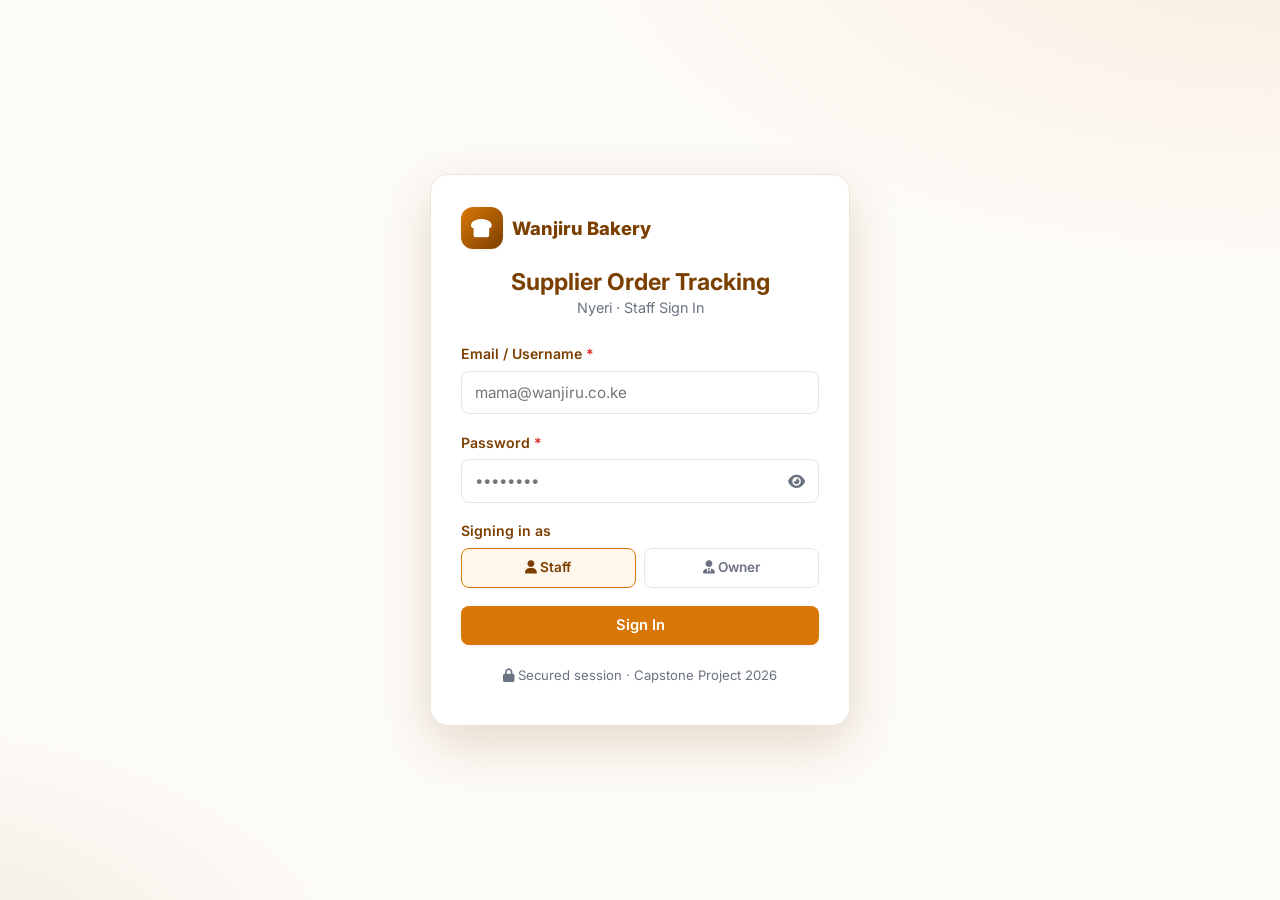
<file: public/index.html>
<!DOCTYPE html>
<html lang="en">
<head>
  <meta charset="UTF-8" />
  <meta name="viewport" content="width=device-width, initial-scale=1.0" />
  <title>Wanjiru Bakery — Staff Sign In</title>

  <!-- Google Fonts -->
  <link rel="preconnect" href="https://fonts.googleapis.com" />
  <link rel="preconnect" href="https://fonts.gstatic.com" crossorigin />
  <link href="https://fonts.googleapis.com/css2?family=Inter:wght@400;500;600;700;800&display=swap" rel="stylesheet" />

  <!-- FontAwesome -->
  <link rel="stylesheet" href="https://cdnjs.cloudflare.com/ajax/libs/font-awesome/6.5.1/css/all.min.css" />

  <link rel="stylesheet" href="css/style.css" />
  <link rel="stylesheet" href="css/responsive.css" />

  <!-- PWA -->
  <link rel="manifest" href="/manifest.json" />
  <meta name="theme-color" content="#7B3F00" />
  <meta name="mobile-web-app-capable" content="yes" />
  <meta name="apple-mobile-web-app-capable" content="yes" />
  <meta name="apple-mobile-web-app-status-bar-style" content="black-translucent" />
  <meta name="apple-mobile-web-app-title" content="Wanjiru Orders" />
  <link rel="apple-touch-icon" href="/icons/icon-192.png" />
</head>
<body>
  <div class="auth-wrapper">
    <div class="auth-card">
      <div class="brand">
        <span class="brand-logo"><i class="fa-solid fa-bread-slice"></i></span>
        <span>Wanjiru Bakery</span>
      </div>

      <div class="auth-header">
        <h1>Supplier Order Tracking</h1>
        <p>Nyeri · Staff Sign In</p>
      </div>

      <!-- Feedback banner -->
      <div id="authAlert" class="alert alert-danger is-hidden" role="alert">
        <i class="fa-solid fa-circle-exclamation alert-icon"></i>
        <span id="authAlertMsg"></span>
      </div>

      <form id="loginForm" novalidate>
        <div class="form-group">
          <label class="form-label" for="email">Email / Username <span class="req">*</span></label>
          <input type="text" id="email" name="email" class="form-control"
                 placeholder="mama@wanjiru.co.ke" autocomplete="username" />
          <div class="form-help">Please enter your email or username.</div>
        </div>

        <div class="form-group">
          <label class="form-label" for="password">Password <span class="req">*</span></label>
          <div class="password-wrap">
            <input type="password" id="password" name="password" class="form-control"
                   placeholder="••••••••" autocomplete="current-password" />
            <button type="button" class="password-toggle" id="togglePassword"
                    aria-label="Show password">
              <i class="fa-solid fa-eye"></i>
            </button>
          </div>
          <div class="form-help">Password is required.</div>
        </div>

        <div class="form-group">
          <label class="form-label">Signing in as</label>
          <div class="role-indicator">
            <div class="role-chip active" data-role="Staff"><i class="fa-solid fa-user"></i> Staff</div>
            <div class="role-chip" data-role="Owner"><i class="fa-solid fa-user-tie"></i> Owner</div>
          </div>
        </div>

        <button type="submit" class="btn btn-primary" id="loginBtn" style="width:100%;">
          <span id="loginBtnText">Sign In</span>
        </button>
      </form>

      <div class="auth-footer">
        <i class="fa-solid fa-lock"></i> Secured session · Capstone Project 2026
        <div class="mt-1">
          <button class="btn btn-secondary btn-sm" id="installBtn" style="display:none;">
            <i class="fa-solid fa-download"></i> Install App
          </button>
        </div>
      </div>
    </div>
  </div>

  <script src="js/api.js"></script>
  <script src="js/auth.js"></script>
  <script src="js/pwa.js"></script>
  <script>
    /* ---------- Role selector ---------- */
    let selectedRole = "Staff";
    document.querySelectorAll(".role-chip").forEach((chip) => {
      chip.addEventListener("click", () => {
        document.querySelectorAll(".role-chip").forEach((c) => c.classList.remove("active"));
        chip.classList.add("active");
        selectedRole = chip.dataset.role;
      });
    });

    /* ---------- Password show/hide ---------- */
    const togglePassword = document.getElementById("togglePassword");
    const passwordInput = document.getElementById("password");
    togglePassword.addEventListener("click", () => {
      const isPwd = passwordInput.type === "password";
      passwordInput.type = isPwd ? "text" : "password";
      togglePassword.innerHTML = isPwd
        ? '<i class="fa-solid fa-eye-slash"></i>'
        : '<i class="fa-solid fa-eye"></i>';
      togglePassword.setAttribute("aria-label", isPwd ? "Hide password" : "Show password");
    });

    /* ---------- Login handler ---------- */
    const form = document.getElementById("loginForm");
    const alertEl = document.getElementById("authAlert");
    const alertMsg = document.getElementById("authAlertMsg");
    const loginBtn = document.getElementById("loginBtn");
    const loginBtnText = document.getElementById("loginBtnText");

    function showAlert(msg) {
      alertMsg.textContent = msg;
      alertEl.classList.remove("is-hidden");
    }
    function hideAlert() {
      alertEl.classList.add("is-hidden");
    }

    form.addEventListener("submit", async (e) => {
      e.preventDefault();
      hideAlert();

      const email = document.getElementById("email").value.trim();
      const password = document.getElementById("password").value;

      let valid = true;
      const emailEl = document.getElementById("email");
      const pwdEl = document.getElementById("password");

      if (!email) { emailEl.classList.add("is-invalid"); valid = false; }
      else emailEl.classList.remove("is-invalid");

      if (!password) { pwdEl.classList.add("is-invalid"); valid = false; }
      else pwdEl.classList.remove("is-invalid");

      if (!valid) return;

      loginBtn.disabled = true;
      loginBtn.classList.add("is-loading");
      loginBtnText.innerHTML = '<span class="spinner"></span> Signing in…';

      try {
        const data = await AuthAPI.login({ email, password, role: selectedRole });
        Auth.setSession(data.token, data.user);
        window.location.href = "dashboard.html";
      } catch (err) {
        showAlert(err.message || "Unable to sign in. Check your credentials or try again.");
      } finally {
        loginBtn.disabled = false;
        loginBtn.classList.remove("is-loading");
        loginBtnText.textContent = "Sign In";
      }
    });
  </script>
</body>
</html>
</file>
<file: public/css/style.css>
/* ============================================================
   Wanjiru Bakery — Supplier Order Tracking System
   Core layout, reset, typography, and components
   ============================================================ */

/* ---------- Design Tokens ---------- */
:root {
  --color-primary: #D97706;        /* warm amber */
  --color-primary-dark: #B45309;
  --color-brown: #7B3F00;          /* deep bakery brown */
  --color-bg: #FDFBF7;             /* creamy background */
  --color-card: #FFFFFF;
  --color-text: #1F2937;           /* dark neutral */
  --color-muted: #6B7280;
  --color-border: #ECE5DA;
  --color-input-bg: #FFFFFF;

  /* Status palette */
  --status-pending: #CA8A04;
  --status-pending-bg: #FEF9C3;
  --status-confirmed: #2563EB;
  --status-confirmed-bg: #DBEAFE;
  --status-delivered: #16A34A;
  --status-delivered-bg: #DCFCE7;
  --status-cancelled: #DC2626;
  --status-cancelled-bg: #FEE2E2;

  /* Feedback */
  --color-danger: #DC2626;
  --color-danger-bg: #FEE2E2;
  --color-success: #16A34A;
  --color-success-bg: #DCFCE7;
  --color-warning-bg: #FEF9C3;
  --color-warning-border: #CA8A04;

  --shadow-sm: 0 1px 3px rgba(123, 63, 0, 0.08);
  --shadow-md: 0 6px 18px rgba(123, 63, 0, 0.10);
  --shadow-lg: 0 18px 50px rgba(123, 63, 0, 0.18);

  --radius-sm: 8px;
  --radius-md: 12px;
  --radius-lg: 18px;

  --sidebar-w: 248px;

  --font: "Inter", "Poppins", -apple-system, BlinkMacSystemFont, "Segoe UI", sans-serif;
}

/* ---------- Reset ---------- */
*,
*::before,
*::after {
  box-sizing: border-box;
  margin: 0;
  padding: 0;
}

html {
  scroll-behavior: smooth;
  font-size: 16px;
}

body {
  font-family: var(--font);
  background-color: var(--color-bg);
  color: var(--color-text);
  line-height: 1.55;
  -webkit-font-smoothing: antialiased;
  min-height: 100vh;
}

a {
  color: var(--color-primary);
  text-decoration: none;
}

a:hover {
  text-decoration: underline;
}

img {
  max-width: 100%;
  display: block;
}

button {
  font-family: inherit;
  cursor: pointer;
  border: none;
  background: none;
}

input,
select,
textarea {
  font-family: inherit;
  font-size: 0.95rem;
  color: var(--color-text);
}

ul {
  list-style: none;
}

/* ---------- Typography ---------- */
h1, h2, h3, h4 {
  color: var(--color-brown);
  font-weight: 700;
  line-height: 1.25;
}

.page-title {
  font-size: 1.6rem;
  margin-bottom: 0.25rem;
}

.page-subtitle {
  color: var(--color-muted);
  font-size: 0.92rem;
}

/* ---------- Buttons ---------- */
.btn {
  display: inline-flex;
  align-items: center;
  justify-content: center;
  gap: 0.5rem;
  padding: 0.65rem 1.15rem;
  border-radius: var(--radius-sm);
  font-size: 0.92rem;
  font-weight: 600;
  transition: background 0.18s ease, transform 0.12s ease, box-shadow 0.18s ease;
  white-space: nowrap;
}

.btn:active {
  transform: translateY(1px);
}

.btn-primary {
  background: var(--color-primary);
  color: #fff;
  box-shadow: var(--shadow-sm);
}

.btn-primary:hover {
  background: var(--color-primary-dark);
}

.btn-secondary {
  background: #fff;
  color: var(--color-brown);
  border: 1px solid var(--color-border);
}

.btn-secondary:hover {
  background: #faf6ef;
}

.btn-danger {
  background: var(--color-danger);
  color: #fff;
}

.btn-danger:hover {
  background: #b91c1c;
}

.btn-ghost {
  background: transparent;
  color: var(--color-brown);
}

.btn-ghost:hover {
  background: rgba(123, 63, 0, 0.06);
}

.btn-sm {
  padding: 0.4rem 0.75rem;
  font-size: 0.82rem;
}

.btn[disabled],
.btn.is-loading {
  opacity: 0.7;
  cursor: not-allowed;
}

.spinner {
  width: 16px;
  height: 16px;
  border: 2px solid rgba(255, 255, 255, 0.45);
  border-top-color: #fff;
  border-radius: 50%;
  animation: spin 0.7s linear infinite;
}

@keyframes spin {
  to { transform: rotate(360deg); }
}

/* ---------- Cards ---------- */
.card {
  background: var(--color-card);
  border: 1px solid var(--color-border);
  border-radius: var(--radius-md);
  box-shadow: var(--shadow-sm);
  padding: 1.25rem;
}

/* ---------- Form controls ---------- */
.form-group {
  margin-bottom: 1.1rem;
}

.form-label {
  display: block;
  font-weight: 600;
  font-size: 0.88rem;
  margin-bottom: 0.35rem;
  color: var(--color-brown);
}

.form-label .req {
  color: var(--color-danger);
}

.form-control {
  width: 100%;
  padding: 0.7rem 0.85rem;
  border: 1px solid var(--color-border);
  border-radius: var(--radius-sm);
  background: var(--color-input-bg);
  transition: border-color 0.15s ease, box-shadow 0.15s ease;
}

.form-control:focus {
  outline: none;
  border-color: var(--color-primary);
  box-shadow: 0 0 0 3px rgba(217, 119, 6, 0.14);
}

.form-control.is-invalid {
  border-color: var(--color-danger);
  box-shadow: 0 0 0 3px rgba(220, 38, 38, 0.12);
}

.form-help {
  font-size: 0.78rem;
  color: var(--color-danger);
  margin-top: 0.3rem;
  display: none;
}

.form-control.is-invalid + .form-help {
  display: block;
}

.row-2 {
  display: grid;
  grid-template-columns: 1fr 1fr;
  gap: 1rem;
}

/* ---------- Alerts / Banners ---------- */
.alert {
  display: flex;
  gap: 0.6rem;
  align-items: flex-start;
  padding: 0.85rem 1rem;
  border-radius: var(--radius-sm);
  font-size: 0.9rem;
  margin-bottom: 1rem;
}

.alert-danger {
  background: var(--color-danger-bg);
  color: #7f1d1d;
  border: 1px solid #fca5a5;
}

.alert-success {
  background: var(--color-success-bg);
  color: #14532d;
  border: 1px solid #86efac;
}

.alert-warning {
  background: var(--color-warning-bg);
  color: #713f12;
  border: 1px solid #fde047;
}

.alert .alert-icon {
  margin-top: 2px;
}

.alert.is-hidden {
  display: none;
}

/* ---------- Status badges ---------- */
.badge {
  display: inline-flex;
  align-items: center;
  gap: 0.35rem;
  padding: 0.25rem 0.6rem;
  border-radius: 999px;
  font-size: 0.75rem;
  font-weight: 700;
  text-transform: capitalize;
  white-space: nowrap;
}

.badge::before {
  content: "";
  width: 7px;
  height: 7px;
  border-radius: 50%;
  background: currentColor;
}

.badge-pending   { color: var(--status-pending);   background: var(--status-pending-bg); }
.badge-confirmed { color: var(--status-confirmed); background: var(--status-confirmed-bg); }
.badge-delivered { color: var(--status-delivered); background: var(--status-delivered-bg); }
.badge-cancelled { color: var(--status-cancelled); background: var(--status-cancelled-bg); }

/* ---------- Tables ---------- */
.table-wrap {
  overflow-x: auto;
}

table.data-table {
  width: 100%;
  border-collapse: collapse;
  font-size: 0.88rem;
}

table.data-table th {
  text-align: left;
  padding: 0.75rem 0.85rem;
  background: #faf6ef;
  color: var(--color-brown);
  font-size: 0.78rem;
  text-transform: uppercase;
  letter-spacing: 0.04em;
  border-bottom: 2px solid var(--color-border);
  white-space: nowrap;
}

table.data-table td {
  padding: 0.75rem 0.85rem;
  border-bottom: 1px solid var(--color-border);
  vertical-align: middle;
}

table.data-table tbody tr:hover {
  background: #fcf8f1;
}

.cell-mono {
  font-family: "SFMono-Regular", Consolas, monospace;
  font-weight: 600;
  color: var(--color-brown);
}

.cell-cost {
  font-weight: 700;
}

/* ---------- Empty state ---------- */
.empty-state {
  text-align: center;
  padding: 3rem 1rem;
  color: var(--color-muted);
}

.empty-state .empty-icon {
  font-size: 2.6rem;
  color: #e0d5c4;
  margin-bottom: 0.75rem;
}

.empty-state h3 {
  color: var(--color-muted);
  font-size: 1.05rem;
  margin-bottom: 0.25rem;
}

/* ---------- Auth page ---------- */
.auth-wrapper {
  min-height: 100vh;
  display: flex;
  align-items: center;
  justify-content: center;
  padding: 1.5rem;
  background:
    radial-gradient(1200px 600px at 100% -10%, rgba(217, 119, 6, 0.10), transparent 60%),
    radial-gradient(900px 500px at -10% 110%, rgba(123, 63, 0, 0.10), transparent 55%),
    var(--color-bg);
}

.auth-card {
  width: 100%;
  max-width: 420px;
  background: var(--color-card);
  border: 1px solid var(--color-border);
  border-radius: var(--radius-lg);
  box-shadow: var(--shadow-lg);
  padding: 2rem 1.85rem;
}

.brand {
  display: flex;
  align-items: center;
  gap: 0.6rem;
  font-weight: 800;
  color: var(--color-brown);
  font-size: 1.15rem;
}

.brand .brand-logo {
  width: 42px;
  height: 42px;
  border-radius: 12px;
  background: linear-gradient(135deg, var(--color-primary), var(--color-brown));
  display: grid;
  place-items: center;
  color: #fff;
  font-size: 1.3rem;
  box-shadow: var(--shadow-sm);
}

.auth-header {
  text-align: center;
  margin: 1.2rem 0 1.5rem;
}

.auth-header h1 {
  font-size: 1.45rem;
}

.auth-header p {
  color: var(--color-muted);
  font-size: 0.9rem;
}

.password-wrap {
  position: relative;
}

.password-toggle {
  position: absolute;
  right: 10px;
  top: 50%;
  transform: translateY(-50%);
  color: var(--color-muted);
  font-size: 0.95rem;
  padding: 0.25rem;
}

.role-indicator {
  display: flex;
  gap: 0.5rem;
  margin-bottom: 1.1rem;
}

.role-chip {
  flex: 1;
  text-align: center;
  padding: 0.55rem;
  border: 1px solid var(--color-border);
  border-radius: var(--radius-sm);
  font-size: 0.85rem;
  font-weight: 600;
  color: var(--color-muted);
  background: #fff;
  transition: all 0.15s ease;
}

.role-chip.active {
  border-color: var(--color-primary);
  color: var(--color-brown);
  background: #fff7ec;
}

.auth-footer {
  text-align: center;
  margin-top: 1.25rem;
  font-size: 0.82rem;
  color: var(--color-muted);
}

/* ---------- App layout (dashboard/orders/etc.) ---------- */
.app-shell {
  display: flex;
  min-height: 100vh;
}

.sidebar {
  width: var(--sidebar-w);
  background: var(--color-brown);
  color: #f3e9dc;
  flex-shrink: 0;
  display: flex;
  flex-direction: column;
  position: sticky;
  top: 0;
  height: 100vh;
}

.sidebar .sidebar-brand {
  display: flex;
  align-items: center;
  gap: 0.6rem;
  padding: 1.25rem 1.25rem 1rem;
  font-weight: 800;
  font-size: 1.05rem;
  color: #fff;
  border-bottom: 1px solid rgba(255, 255, 255, 0.12);
}

.sidebar .sidebar-brand .brand-logo {
  width: 38px;
  height: 38px;
  border-radius: 10px;
  background: linear-gradient(135deg, var(--color-primary), #a85a18);
  display: grid;
  place-items: center;
  font-size: 1.1rem;
}

.nav-links {
  padding: 0.85rem 0.6rem;
  display: flex;
  flex-direction: column;
  gap: 0.25rem;
}

.nav-links a {
  display: flex;
  align-items: center;
  gap: 0.75rem;
  padding: 0.7rem 0.85rem;
  border-radius: var(--radius-sm);
  color: #e9ddcd;
  font-weight: 600;
  font-size: 0.92rem;
  transition: background 0.15s ease, color 0.15s ease;
}

.nav-links a:hover {
  background: rgba(255, 255, 255, 0.08);
  color: #fff;
  text-decoration: none;
}

.nav-links a.active {
  background: var(--color-primary);
  color: #fff;
}

.nav-links a i {
  width: 20px;
  text-align: center;
}

.sidebar-footer {
  margin-top: auto;
  padding: 1rem 1.25rem;
  font-size: 0.78rem;
  color: rgba(255, 255, 255, 0.55);
  border-top: 1px solid rgba(255, 255, 255, 0.12);
}

.main {
  flex: 1;
  min-width: 0;
  display: flex;
  flex-direction: column;
}

.topbar {
  display: flex;
  align-items: center;
  gap: 1rem;
  padding: 0.9rem 1.5rem;
  background: #fff;
  border-bottom: 1px solid var(--color-border);
  position: sticky;
  top: 0;
  z-index: 20;
}

.topbar .greeting {
  font-weight: 700;
  color: var(--color-brown);
}

.topbar .date-display {
  color: var(--color-muted);
  font-size: 0.85rem;
}

.hamburger {
  display: none;
  font-size: 1.2rem;
  color: var(--color-brown);
  padding: 0.35rem 0.5rem;
  border-radius: 8px;
}

.hamburger:hover {
  background: rgba(123, 63, 0, 0.08);
}

.topbar-right {
  margin-left: auto;
  display: flex;
  align-items: center;
  gap: 0.75rem;
}

.content {
  padding: 1.5rem;
  flex: 1;
}

/* ---------- KPI cards ---------- */
.kpi-grid {
  display: grid;
  grid-template-columns: repeat(4, 1fr);
  gap: 1rem;
  margin-bottom: 1.5rem;
}

.kpi-card {
  background: var(--color-card);
  border: 1px solid var(--color-border);
  border-radius: var(--radius-md);
  box-shadow: var(--shadow-sm);
  padding: 1.2rem;
  display: flex;
  align-items: center;
  gap: 1rem;
}

.kpi-icon {
  width: 48px;
  height: 48px;
  border-radius: 12px;
  display: grid;
  place-items: center;
  font-size: 1.35rem;
  flex-shrink: 0;
}

.kpi-icon.i-total    { background: #fff7ec; color: var(--color-primary); }
.kpi-icon.i-pending  { background: var(--status-pending-bg); color: var(--status-pending); }
.kpi-icon.i-confirmed{ background: var(--status-confirmed-bg); color: var(--status-confirmed); }
.kpi-icon.i-delivered{ background: var(--status-delivered-bg); color: var(--status-delivered); }

.kpi-value {
  font-size: 1.6rem;
  font-weight: 800;
  color: var(--color-brown);
  line-height: 1.1;
}

.kpi-label {
  font-size: 0.8rem;
  color: var(--color-muted);
}

/* ---------- Quick actions ---------- */
.section-head {
  display: flex;
  align-items: center;
  justify-content: space-between;
  gap: 1rem;
  margin-bottom: 1rem;
  flex-wrap: wrap;
}

.quick-actions {
  display: flex;
  gap: 0.75rem;
  flex-wrap: wrap;
  margin-bottom: 1.5rem;
}

/* ---------- Toolbar (search / filters) ---------- */
.toolbar {
  display: flex;
  gap: 0.75rem;
  flex-wrap: wrap;
  align-items: center;
  margin-bottom: 1.1rem;
}

.search-input {
  position: relative;
  flex: 1;
  min-width: 220px;
}

.search-input i {
  position: absolute;
  left: 12px;
  top: 50%;
  transform: translateY(-50%);
  color: var(--color-muted);
}

.search-input input {
  width: 100%;
  padding: 0.65rem 0.85rem 0.65rem 2.1rem;
  border: 1px solid var(--color-border);
  border-radius: var(--radius-sm);
  background: #fff;
}

.search-input input:focus {
  outline: none;
  border-color: var(--color-primary);
  box-shadow: 0 0 0 3px rgba(217, 119, 6, 0.14);
}

.filter-tabs {
  display: flex;
  gap: 0.4rem;
  flex-wrap: wrap;
}

.filter-tab {
  padding: 0.5rem 0.95rem;
  border-radius: 999px;
  font-size: 0.85rem;
  font-weight: 600;
  background: #fff;
  color: var(--color-muted);
  border: 1px solid var(--color-border);
}

.filter-tab.active {
  background: var(--color-primary);
  color: #fff;
  border-color: var(--color-primary);
}

/* ---------- Modal ---------- */
.modal-backdrop {
  position: fixed;
  inset: 0;
  background: rgba(31, 41, 55, 0.45);
  backdrop-filter: blur(4px);
  display: flex;
  align-items: center;
  justify-content: center;
  padding: 1rem;
  opacity: 0;
  visibility: hidden;
  transition: opacity 0.2s ease, visibility 0.2s ease;
  z-index: 100;
}

.modal-backdrop.open {
  opacity: 1;
  visibility: visible;
}

.modal {
  background: #fff;
  border-radius: var(--radius-lg);
  box-shadow: var(--shadow-lg);
  width: 100%;
  max-width: 460px;
  max-height: 90vh;
  overflow-y: auto;
  transform: translateY(12px) scale(0.98);
  transition: transform 0.2s ease;
}

.modal-backdrop.open .modal {
  transform: translateY(0) scale(1);
}

.modal-header {
  display: flex;
  align-items: center;
  justify-content: space-between;
  padding: 1.1rem 1.25rem;
  border-bottom: 1px solid var(--color-border);
}

.modal-header h3 {
  font-size: 1.1rem;
}

.modal-close {
  font-size: 1.1rem;
  color: var(--color-muted);
  width: 34px;
  height: 34px;
  border-radius: 8px;
}

.modal-close:hover {
  background: rgba(0, 0, 0, 0.05);
}

.modal-body {
  padding: 1.25rem;
}

.modal-footer {
  display: flex;
  justify-content: flex-end;
  gap: 0.6rem;
  padding: 1rem 1.25rem;
  border-top: 1px solid var(--color-border);
}

/* ---------- Toast ---------- */
.toast-container {
  position: fixed;
  top: 1.2rem;
  right: 1.2rem;
  z-index: 200;
  display: flex;
  flex-direction: column;
  gap: 0.6rem;
  max-width: 340px;
}

.toast {
  display: flex;
  align-items: flex-start;
  gap: 0.6rem;
  background: #fff;
  border-left: 4px solid var(--color-success);
  border-radius: var(--radius-sm);
  box-shadow: var(--shadow-md);
  padding: 0.85rem 1rem;
  font-size: 0.88rem;
  transform: translateX(120%);
  transition: transform 0.3s ease;
}

.toast.show {
  transform: translateX(0);
}

.toast.toast-error { border-left-color: var(--color-danger); }
.toast.toast-info  { border-left-color: var(--color-confirmed); }
.toast.toast-warning { border-left-color: var(--status-pending); }

.toast .toast-icon {
  font-size: 1.05rem;
  color: var(--color-success);
}

.toast.toast-error .toast-icon { color: var(--color-danger); }
.toast.toast-info .toast-icon { color: var(--color-confirmed); }
.toast.toast-warning .toast-icon { color: var(--status-pending); }

.toast .toast-msg {
  flex: 1;
  color: var(--color-text);
}

/* ---------- Supplier cards ---------- */
.supplier-grid {
  display: grid;
  grid-template-columns: repeat(auto-fill, minmax(280px, 1fr));
  gap: 1rem;
}

.supplier-card {
  background: var(--color-card);
  border: 1px solid var(--color-border);
  border-radius: var(--radius-md);
  box-shadow: var(--shadow-sm);
  padding: 1.2rem;
  display: flex;
  flex-direction: column;
  gap: 0.7rem;
}

.supplier-card .sup-top {
  display: flex;
  align-items: center;
  gap: 0.75rem;
}

.sup-avatar {
  width: 44px;
  height: 44px;
  border-radius: 12px;
  background: #fff7ec;
  color: var(--color-primary);
  display: grid;
  place-items: center;
  font-size: 1.2rem;
  font-weight: 700;
  flex-shrink: 0;
}

.supplier-card .sup-name {
  font-weight: 700;
  color: var(--color-brown);
  font-size: 1rem;
}

.supplier-card .sup-cat {
  font-size: 0.78rem;
  color: var(--color-muted);
}

.sup-meta {
  font-size: 0.85rem;
  color: var(--color-text);
  display: flex;
  flex-direction: column;
  gap: 0.3rem;
}

.sup-meta a {
  color: var(--color-text);
}

.sup-meta i {
  width: 18px;
  color: var(--color-muted);
}

.sup-foot {
  display: flex;
  align-items: center;
  justify-content: space-between;
  border-top: 1px solid var(--color-border);
  padding-top: 0.7rem;
  margin-top: auto;
}

.sup-orders-count {
  font-size: 0.82rem;
  color: var(--color-muted);
}

.sup-actions {
  display: flex;
  gap: 0.4rem;
}

/* ---------- Misc ---------- */
.text-muted { color: var(--color-muted); }
.mt-1 { margin-top: 0.5rem; }
.mt-2 { margin-top: 1rem; }
.mb-1 { margin-bottom: 0.5rem; }
.mb-2 { margin-bottom: 1rem; }
.d-flex { display: flex; }
.gap-1 { gap: 0.5rem; }
.flex-wrap { flex-wrap: wrap; }
.nowrap { white-space: nowrap; }
</file>
<file: public/css/responsive.css>
/* ============================================================
   Wanjiru Bakery — Responsive styles
   Mobile-first refinements & breakpoints
   ============================================================ */

/* ---------- Tablet (<= 1024px) ---------- */
@media (max-width: 1024px) {
  .kpi-grid {
    grid-template-columns: repeat(2, 1fr);
  }
}

/* ---------- Mobile drawer nav (<= 860px) ---------- */
@media (max-width: 860px) {
  .hamburger {
    display: inline-flex;
  }

  .sidebar {
    position: fixed;
    top: 0;
    left: 0;
    z-index: 90;
    transform: translateX(-100%);
    transition: transform 0.25s ease;
    box-shadow: var(--shadow-lg);
  }

  .sidebar.open {
    transform: translateX(0);
  }

  .sidebar-overlay {
    position: fixed;
    inset: 0;
    background: rgba(31, 41, 55, 0.4);
    z-index: 80;
    opacity: 0;
    visibility: hidden;
    transition: opacity 0.2s ease;
  }

  .sidebar-overlay.open {
    opacity: 1;
    visibility: visible;
  }

  .content {
    padding: 1.1rem;
  }

  .topbar {
    padding: 0.8rem 1.1rem;
  }
}

/* ---------- Small phones (<= 600px) ---------- */
@media (max-width: 600px) {
  .kpi-grid {
    grid-template-columns: 1fr 1fr;
  }

  .kpi-icon {
    width: 40px;
    height: 40px;
    font-size: 1.1rem;
  }

  .kpi-value {
    font-size: 1.3rem;
  }

  /* Convert data tables into stacked "cards" for readability */
  table.data-table thead {
    display: none;
  }

  table.data-table,
  table.data-table tbody,
  table.data-table tr,
  table.data-table td {
    display: block;
    width: 100%;
  }

  table.data-table tr {
    border: 1px solid var(--color-border);
    border-radius: var(--radius-md);
    margin-bottom: 0.85rem;
    padding: 0.4rem 0.6rem;
    background: #fff;
    box-shadow: var(--shadow-sm);
  }

  table.data-table td {
    border: none;
    display: flex;
    justify-content: space-between;
    align-items: center;
    gap: 1rem;
    padding: 0.5rem 0.3rem;
    text-align: right;
  }

  table.data-table td::before {
    content: attr(data-label);
    font-weight: 700;
    color: var(--color-brown);
    text-align: left;
    font-size: 0.78rem;
    text-transform: uppercase;
    letter-spacing: 0.03em;
  }

  .row-2 {
    grid-template-columns: 1fr;
  }

  .topbar .date-display {
    display: none;
  }

  .quick-actions .btn {
    flex: 1;
  }

  .section-head {
    flex-direction: column;
    align-items: stretch;
  }

  .auth-card {
    padding: 1.6rem 1.3rem;
  }

  .toast-container {
    left: 1rem;
    right: 1rem;
    max-width: none;
  }
}

/* ---------- Very small (<= 380px) ---------- */
@media (max-width: 380px) {
  .kpi-grid {
    grid-template-columns: 1fr;
  }

  .filter-tabs .filter-tab {
    padding: 0.45rem 0.7rem;
    font-size: 0.8rem;
  }
}
</file>
